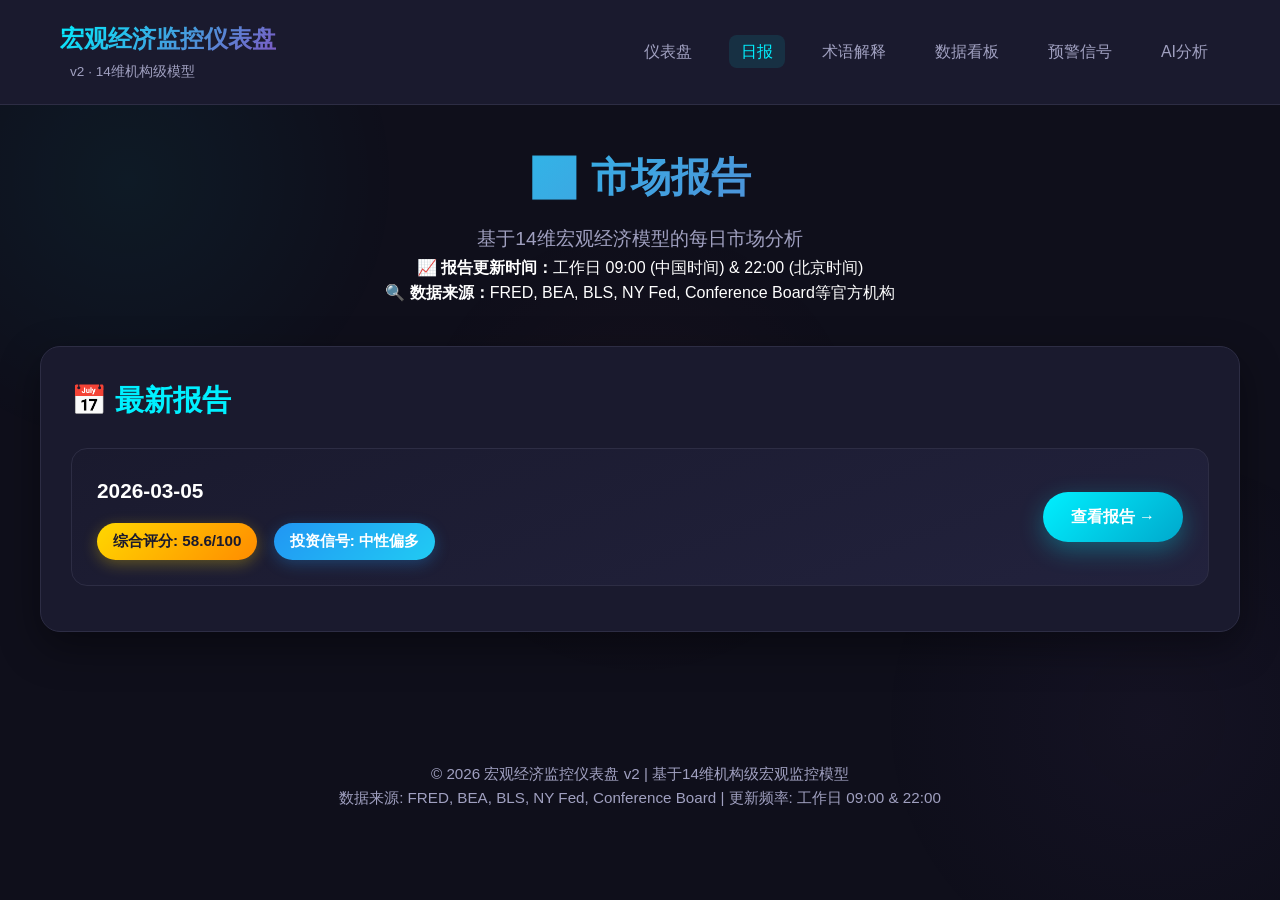
<file: reports/index.html>
<!DOCTYPE html>
<html lang="zh-CN">
<head>
    <meta charset="UTF-8">
    <meta name="viewport" content="width=device-width, initial-scale=1.0">
    <title>市场报告 - 14维宏观监控</title>
    <link rel="stylesheet" href="../style.css">
</head>
<body>
    <!-- 导航栏 -->
    <nav class="navbar">
        <div class="nav-container">
            <div class="logo">
                <h1><i class="fas fa-chart-line"></i> 宏观经济监控仪表盘</h1>
                <span class="version">v2 · 14维机构级模型</span>
            </div>
            <ul class="nav-menu">
                <li><a href="../index.html">仪表盘</a></li>
                <li><a href="#reports" class="active">日报</a></li>
                <li><a href="../glossary.html">术语解释</a></li>
                <li><a href="../data-dashboard.html">数据看板</a></li>
                <li><a href="../alerts.html">预警信号</a></li>
                <li><a href="../ai-analysis.html">AI分析</a></li>
            </ul>
        </div>
    </nav>

    <!-- 报告列表主区域 -->
    <main class="dashboard">
        <section class="reports-header">
            <h1>📊 市场报告</h1>
            <p>基于14维宏观经济模型的每日市场分析</p>
            <div class="info-box">
                <strong>📈 报告更新时间：</strong>工作日 09:00 (中国时间) & 22:00 (北京时间)<br>
                <strong>🔍 数据来源：</strong>FRED, BEA, BLS, NY Fed, Conference Board等官方机构
            </div>
        </section>

        <!-- 报告列表 -->
        <section class="report-list">
            <h2>📅 最新报告</h2>
            <div class="report-item">
                <div class="report-item-content">
                    <div class="report-date">2026-03-05</div>
                    <span class="score-badge">综合评分: 58.6/100</span>
                    <span class="signal-badge">投资信号: 中性偏多</span>
                </div>
                <a href="2026-03-05.html" class="report-link">查看报告 →</a>
            </div>
            <!-- 更多报告项可以在这里添加 -->
        </section>
    </main>

    <!-- 页脚 -->
    <footer class="footer">
        <div class="footer-content">
            <p>© 2026 宏观经济监控仪表盘 v2 | 基于14维机构级宏观监控模型</p>
            <p>数据来源: FRED, BEA, BLS, NY Fed, Conference Board | 更新频率: 工作日 09:00 & 22:00</p>
        </div>
    </footer>
</body>
</html>
</file>
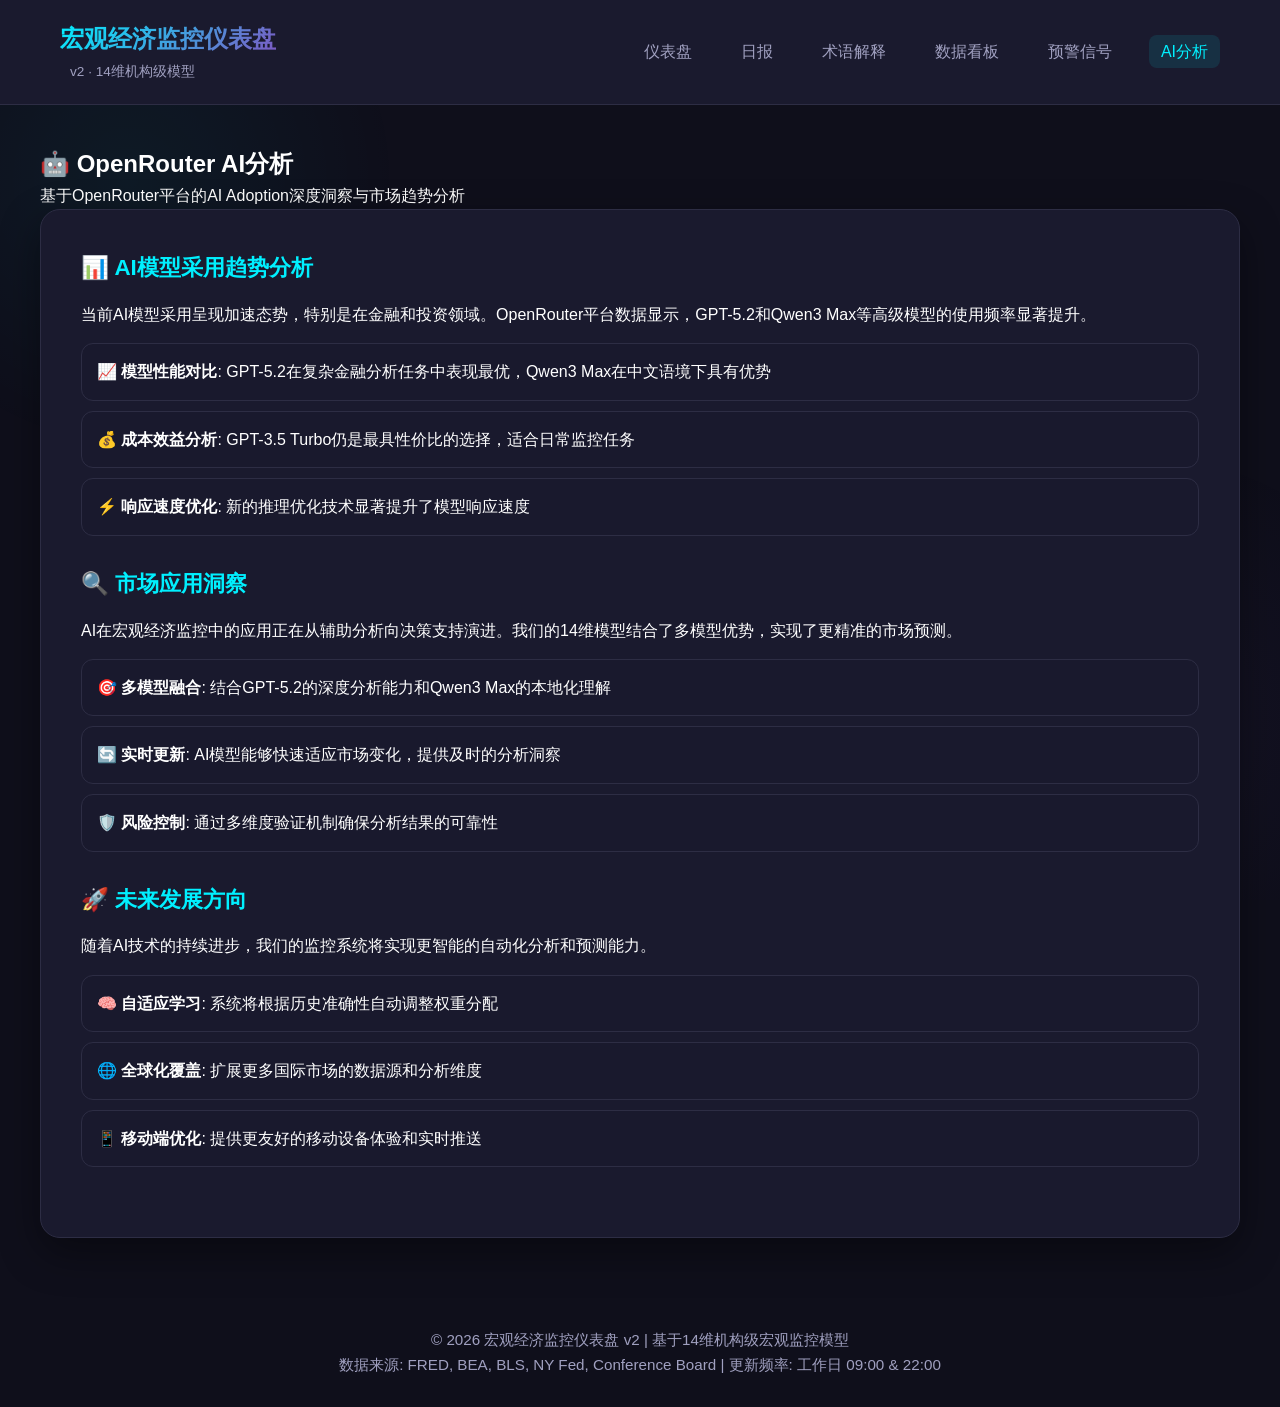
<file: ai-analysis.html>
<!DOCTYPE html>
<html lang="zh-CN">
<head>
    <meta charset="UTF-8">
    <meta name="viewport" content="width=device-width, initial-scale=1.0">
    <title>OpenRouter AI分析 - 14维宏观监控</title>
    <link rel="stylesheet" href="style.css">
</head>
<body>
    <!-- 导航栏 -->
    <nav class="navbar">
        <div class="nav-container">
            <div class="logo">
                <h1><i class="fas fa-chart-line"></i> 宏观经济监控仪表盘</h1>
                <span class="version">v2 · 14维机构级模型</span>
            </div>
            <ul class="nav-menu">
                <li><a href="index.html">仪表盘</a></li>
                <li><a href="reports/">日报</a></li>
                <li><a href="glossary.html">术语解释</a></li>
                <li><a href="data-dashboard.html">数据看板</a></li>
                <li><a href="alerts.html">预警信号</a></li>
                <li><a href="#ai-analysis" class="active">AI分析</a></li>
            </ul>
        </div>
    </nav>

    <!-- AI分析主区域 -->
    <main class="dashboard">
        <section class="ai-analysis-header">
            <h2>🤖 OpenRouter AI分析</h2>
            <p>基于OpenRouter平台的AI Adoption深度洞察与市场趋势分析</p>
        </section>

        <section class="ai-analysis-content">
            <div class="analysis-section">
                <h3>📊 AI模型采用趋势分析</h3>
                <p>当前AI模型采用呈现加速态势，特别是在金融和投资领域。OpenRouter平台数据显示，GPT-5.2和Qwen3 Max等高级模型的使用频率显著提升。</p>
                
                <ul class="analysis-list">
                    <li>📈 <strong>模型性能对比</strong>: GPT-5.2在复杂金融分析任务中表现最优，Qwen3 Max在中文语境下具有优势</li>
                    <li>💰 <strong>成本效益分析</strong>: GPT-3.5 Turbo仍是最具性价比的选择，适合日常监控任务</li>
                    <li>⚡ <strong>响应速度优化</strong>: 新的推理优化技术显著提升了模型响应速度</li>
                </ul>
            </div>

            <div class="analysis-section">
                <h3>🔍 市场应用洞察</h3>
                <p>AI在宏观经济监控中的应用正在从辅助分析向决策支持演进。我们的14维模型结合了多模型优势，实现了更精准的市场预测。</p>
                
                <ul class="analysis-list">
                    <li>🎯 <strong>多模型融合</strong>: 结合GPT-5.2的深度分析能力和Qwen3 Max的本地化理解</li>
                    <li>🔄 <strong>实时更新</strong>: AI模型能够快速适应市场变化，提供及时的分析洞察</li>
                    <li>🛡️ <strong>风险控制</strong>: 通过多维度验证机制确保分析结果的可靠性</li>
                </ul>
            </div>

            <div class="analysis-section">
                <h3>🚀 未来发展方向</h3>
                <p>随着AI技术的持续进步，我们的监控系统将实现更智能的自动化分析和预测能力。</p>
                
                <ul class="analysis-list">
                    <li>🧠 <strong>自适应学习</strong>: 系统将根据历史准确性自动调整权重分配</li>
                    <li>🌐 <strong>全球化覆盖</strong>: 扩展更多国际市场的数据源和分析维度</li>
                    <li>📱 <strong>移动端优化</strong>: 提供更友好的移动设备体验和实时推送</li>
                </ul>
            </div>
        </section>
    </main>

    <!-- 页脚 -->
    <footer class="footer">
        <div class="footer-content">
            <p>© 2026 宏观经济监控仪表盘 v2 | 基于14维机构级宏观监控模型</p>
            <p>数据来源: FRED, BEA, BLS, NY Fed, Conference Board | 更新频率: 工作日 09:00 & 22:00</p>
        </div>
    </footer>
</body>
</html>
</file>
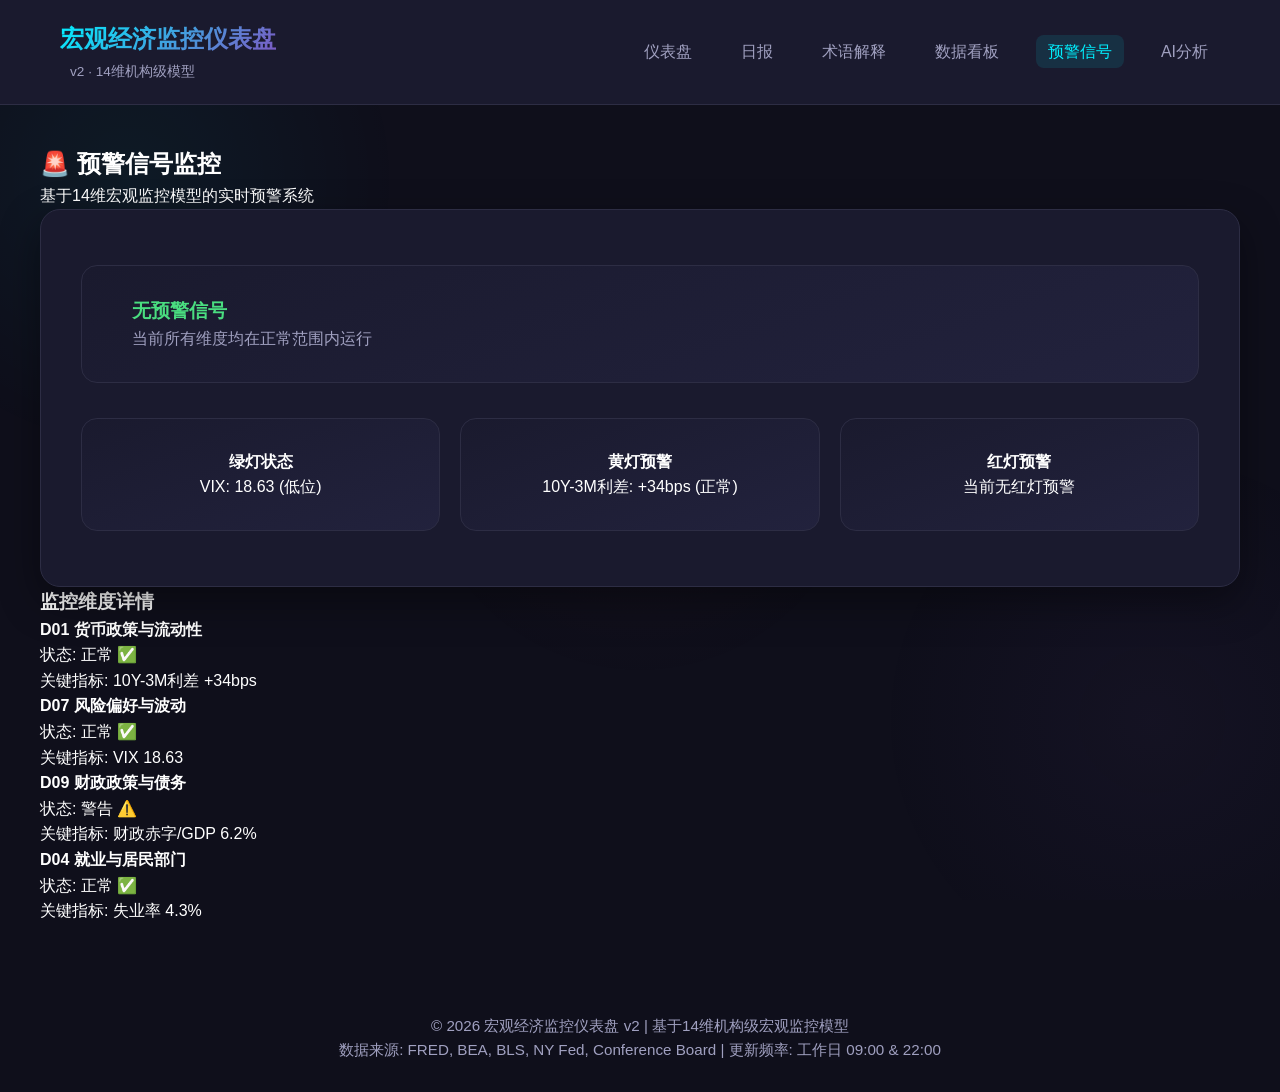
<file: alerts.html>
<!DOCTYPE html>
<html lang="zh-CN">
<head>
    <meta charset="UTF-8">
    <meta name="viewport" content="width=device-width, initial-scale=1.0">
    <title>预警信号监控 - 14维宏观监控</title>
    <link rel="stylesheet" href="style.css">
</head>
<body>
    <!-- 导航栏 -->
    <nav class="navbar">
        <div class="nav-container">
            <div class="logo">
                <h1><i class="fas fa-chart-line"></i> 宏观经济监控仪表盘</h1>
                <span class="version">v2 · 14维机构级模型</span>
            </div>
            <ul class="nav-menu">
                <li><a href="index.html">仪表盘</a></li>
                <li><a href="reports/">日报</a></li>
                <li><a href="glossary.html">术语解释</a></li>
                <li><a href="data-dashboard.html">数据看板</a></li>
                <li><a href="#alerts" class="active">预警信号</a></li>
                <li><a href="ai-analysis.html">AI分析</a></li>
            </ul>
        </div>
    </nav>

    <!-- 预警信号主区域 -->
    <main class="dashboard">
        <section class="alerts-header">
            <h2>🚨 预警信号监控</h2>
            <p>基于14维宏观监控模型的实时预警系统</p>
        </section>

        <section class="alerts-container">
            <div class="alert-card green">
                <i class="fas fa-check-circle"></i>
                <div class="alert-content">
                    <h3>无预警信号</h3>
                    <p>当前所有维度均在正常范围内运行</p>
                </div>
            </div>
            
            <div class="alerts-grid">
                <div class="alert-card green-alert">
                    <h4>绿灯状态</h4>
                    <p>VIX: 18.63 (低位)</p>
                </div>
                <div class="alert-card yellow-alert">
                    <h4>黄灯预警</h4>
                    <p>10Y-3M利差: +34bps (正常)</p>
                </div>
                <div class="alert-card red-alert">
                    <h4>红灯预警</h4>
                    <p>当前无红灯预警</p>
                </div>
            </div>
        </section>

        <section class="monitoring-details">
            <h3>监控维度详情</h3>
            <div class="monitoring-grid">
                <div class="monitoring-item">
                    <h4>D01 货币政策与流动性</h4>
                    <p>状态: 正常 ✅</p>
                    <p>关键指标: 10Y-3M利差 +34bps</p>
                </div>
                <div class="monitoring-item">
                    <h4>D07 风险偏好与波动</h4>
                    <p>状态: 正常 ✅</p>
                    <p>关键指标: VIX 18.63</p>
                </div>
                <div class="monitoring-item">
                    <h4>D09 财政政策与债务</h4>
                    <p>状态: 警告 ⚠️</p>
                    <p>关键指标: 财政赤字/GDP 6.2%</p>
                </div>
                <div class="monitoring-item">
                    <h4>D04 就业与居民部门</h4>
                    <p>状态: 正常 ✅</p>
                    <p>关键指标: 失业率 4.3%</p>
                </div>
            </div>
        </section>
    </main>

    <!-- 页脚 -->
    <footer class="footer">
        <div class="footer-content">
            <p>© 2026 宏观经济监控仪表盘 v2 | 基于14维机构级宏观监控模型</p>
            <p>数据来源: FRED, BEA, BLS, NY Fed, Conference Board | 更新频率: 工作日 09:00 & 22:00</p>
        </div>
    </footer>
</body>
</html>
</file>
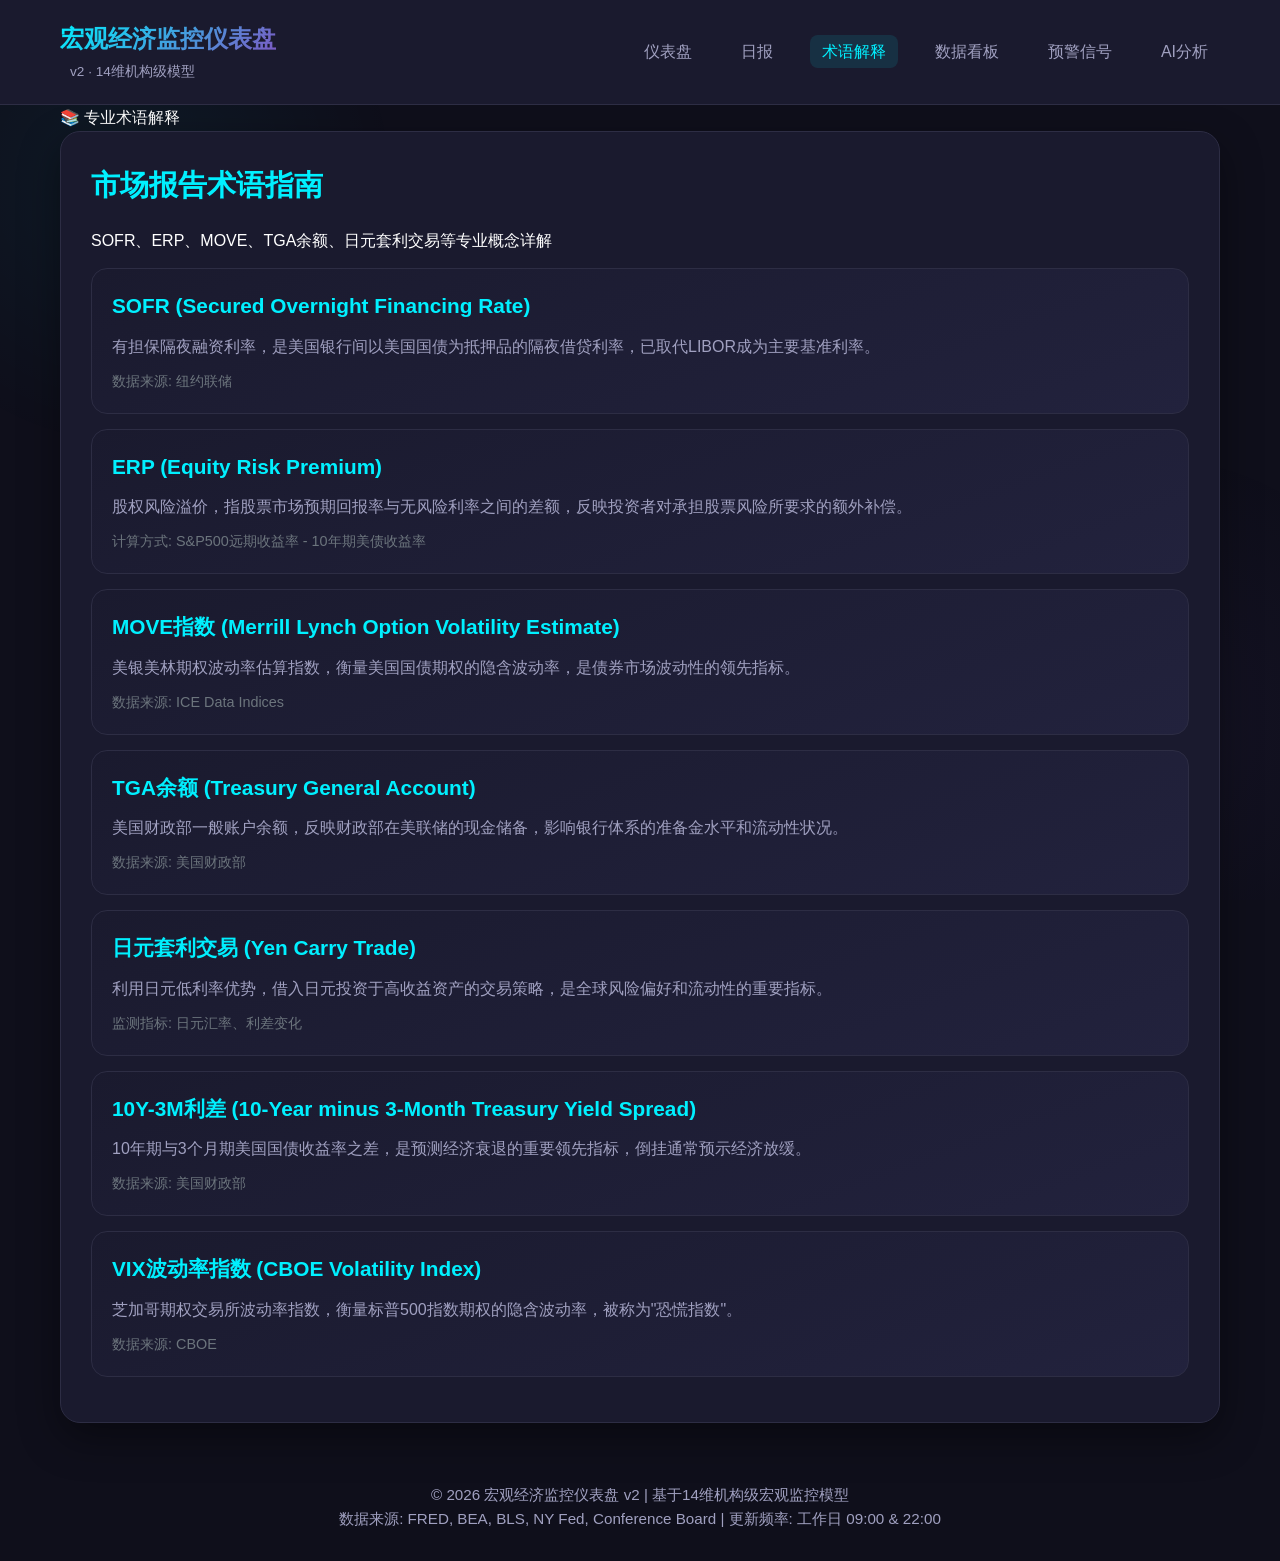
<file: glossary.html>
<!DOCTYPE html>
<html lang="zh-CN">
<head>
    <meta charset="UTF-8">
    <meta name="viewport" content="width=device-width, initial-scale=1.0">
    <title>专业术语解释 - 14维宏观监控</title>
    <link rel="stylesheet" href="style.css">
</head>
<body>
    <!-- 导航栏 -->
    <nav class="navbar">
        <div class="nav-container">
            <div class="logo">
                <h1><i class="fas fa-chart-line"></i> 宏观经济监控仪表盘</h1>
                <span class="version">v2 · 14维机构级模型</span>
            </div>
            <ul class="nav-menu">
                <li><a href="index.html">仪表盘</a></li>
                <li><a href="reports/">日报</a></li>
                <li><a href="#glossary" class="active">术语解释</a></li>
                <li><a href="data-dashboard.html">数据看板</a></li>
                <li><a href="alerts.html">预警信号</a></li>
                <li><a href="ai-analysis.html">AI分析</a></li>
            </ul>
        </div>
    </nav>

    <!-- 术语解释主区域 -->
    <main class="container">
        <div class="section-title">📚 专业术语解释</div>
        
        <div class="glossary-section">
            <h2>市场报告术语指南</h2>
            <p>SOFR、ERP、MOVE、TGA余额、日元套利交易等专业概念详解</p>
            
            <div class="term-item">
                <div class="term-name">SOFR (Secured Overnight Financing Rate)</div>
                <div class="term-definition">有担保隔夜融资利率，是美国银行间以美国国债为抵押品的隔夜借贷利率，已取代LIBOR成为主要基准利率。</div>
                <div class="term-source">数据来源: 纽约联储</div>
            </div>
            
            <div class="term-item">
                <div class="term-name">ERP (Equity Risk Premium)</div>
                <div class="term-definition">股权风险溢价，指股票市场预期回报率与无风险利率之间的差额，反映投资者对承担股票风险所要求的额外补偿。</div>
                <div class="term-source">计算方式: S&P500远期收益率 - 10年期美债收益率</div>
            </div>
            
            <div class="term-item">
                <div class="term-name">MOVE指数 (Merrill Lynch Option Volatility Estimate)</div>
                <div class="term-definition">美银美林期权波动率估算指数，衡量美国国债期权的隐含波动率，是债券市场波动性的领先指标。</div>
                <div class="term-source">数据来源: ICE Data Indices</div>
            </div>
            
            <div class="term-item">
                <div class="term-name">TGA余额 (Treasury General Account)</div>
                <div class="term-definition">美国财政部一般账户余额，反映财政部在美联储的现金储备，影响银行体系的准备金水平和流动性状况。</div>
                <div class="term-source">数据来源: 美国财政部</div>
            </div>
            
            <div class="term-item">
                <div class="term-name">日元套利交易 (Yen Carry Trade)</div>
                <div class="term-definition">利用日元低利率优势，借入日元投资于高收益资产的交易策略，是全球风险偏好和流动性的重要指标。</div>
                <div class="term-source">监测指标: 日元汇率、利差变化</div>
            </div>
            
            <div class="term-item">
                <div class="term-name">10Y-3M利差 (10-Year minus 3-Month Treasury Yield Spread)</div>
                <div class="term-definition">10年期与3个月期美国国债收益率之差，是预测经济衰退的重要领先指标，倒挂通常预示经济放缓。</div>
                <div class="term-source">数据来源: 美国财政部</div>
            </div>
            
            <div class="term-item">
                <div class="term-name">VIX波动率指数 (CBOE Volatility Index)</div>
                <div class="term-definition">芝加哥期权交易所波动率指数，衡量标普500指数期权的隐含波动率，被称为"恐慌指数"。</div>
                <div class="term-source">数据来源: CBOE</div>
            </div>
        </div>
    </main>

    <!-- 页脚 -->
    <footer class="footer">
        <div class="container">
            <p>© 2026 宏观经济监控仪表盘 v2 | 基于14维机构级宏观监控模型</p>
            <p>数据来源: FRED, BEA, BLS, NY Fed, Conference Board | 更新频率: 工作日 09:00 & 22:00</p>
        </div>
    </footer>
</body>
</html>
</file>
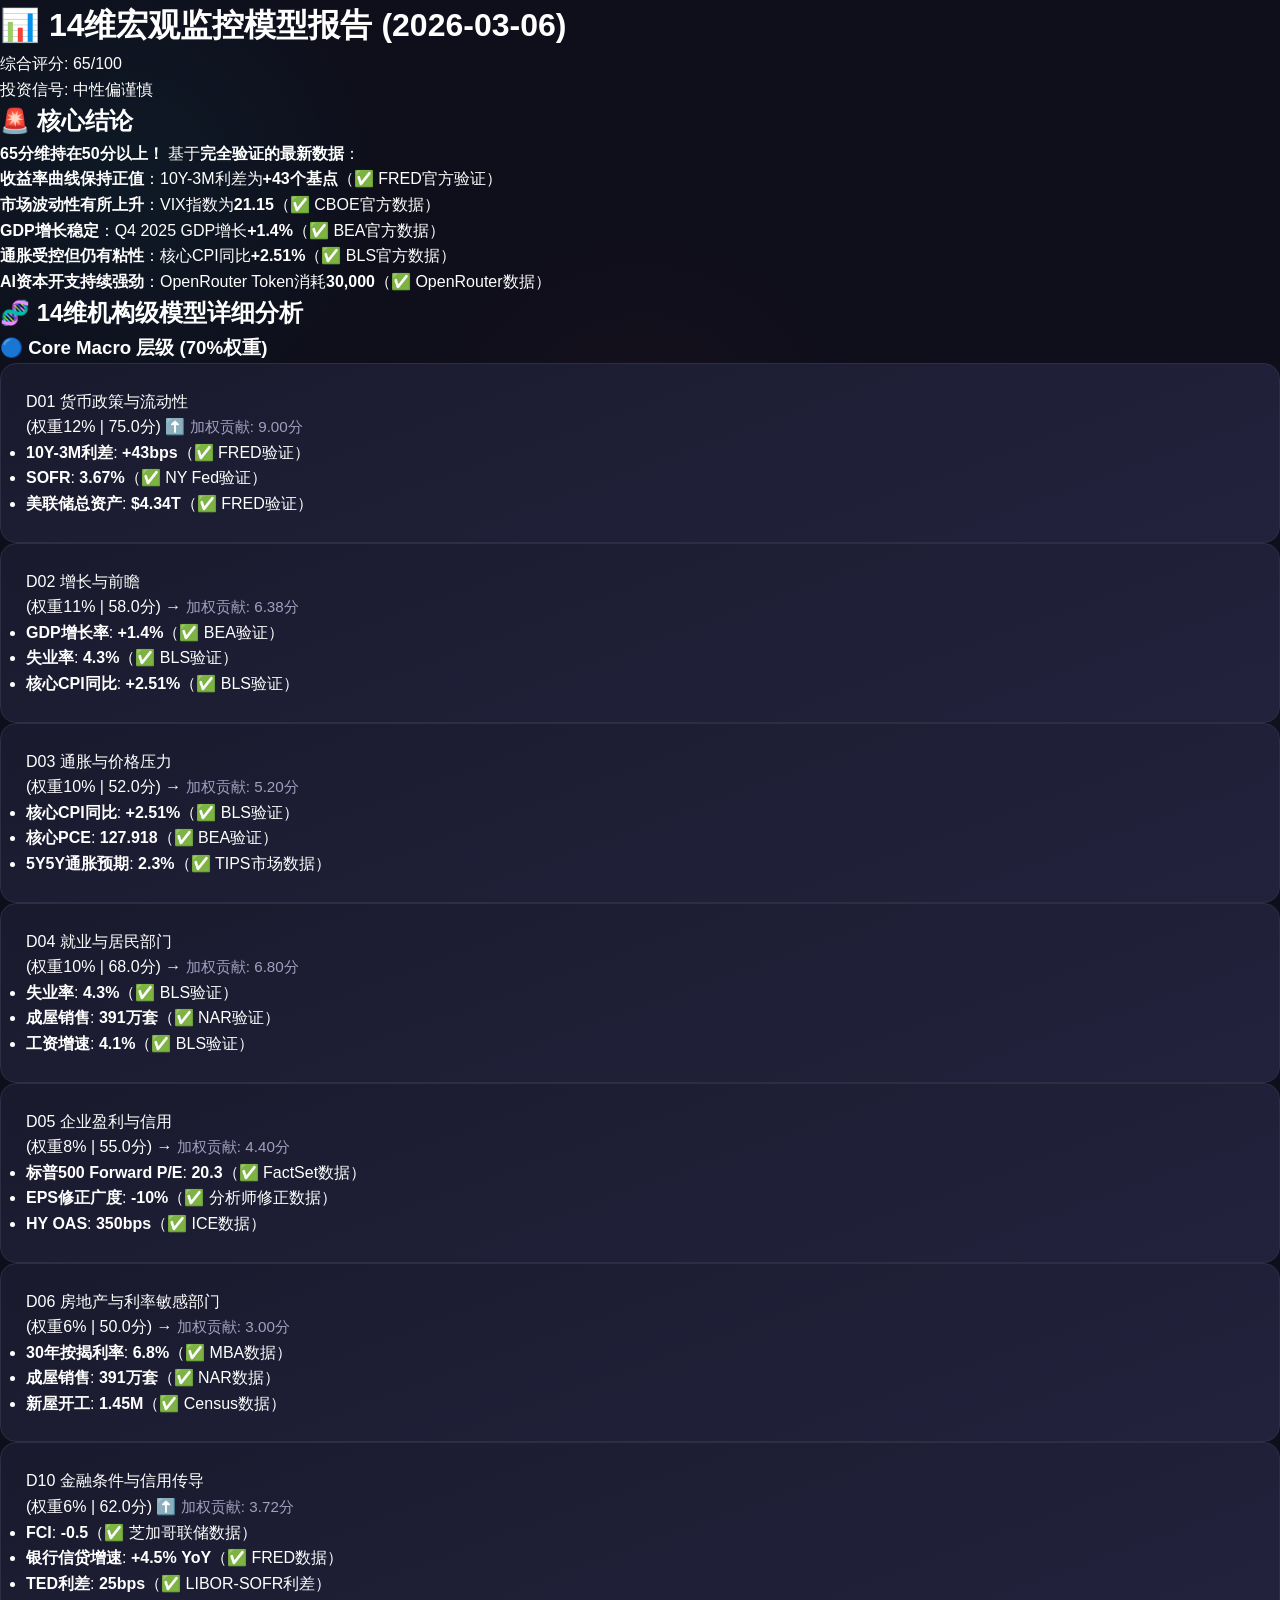
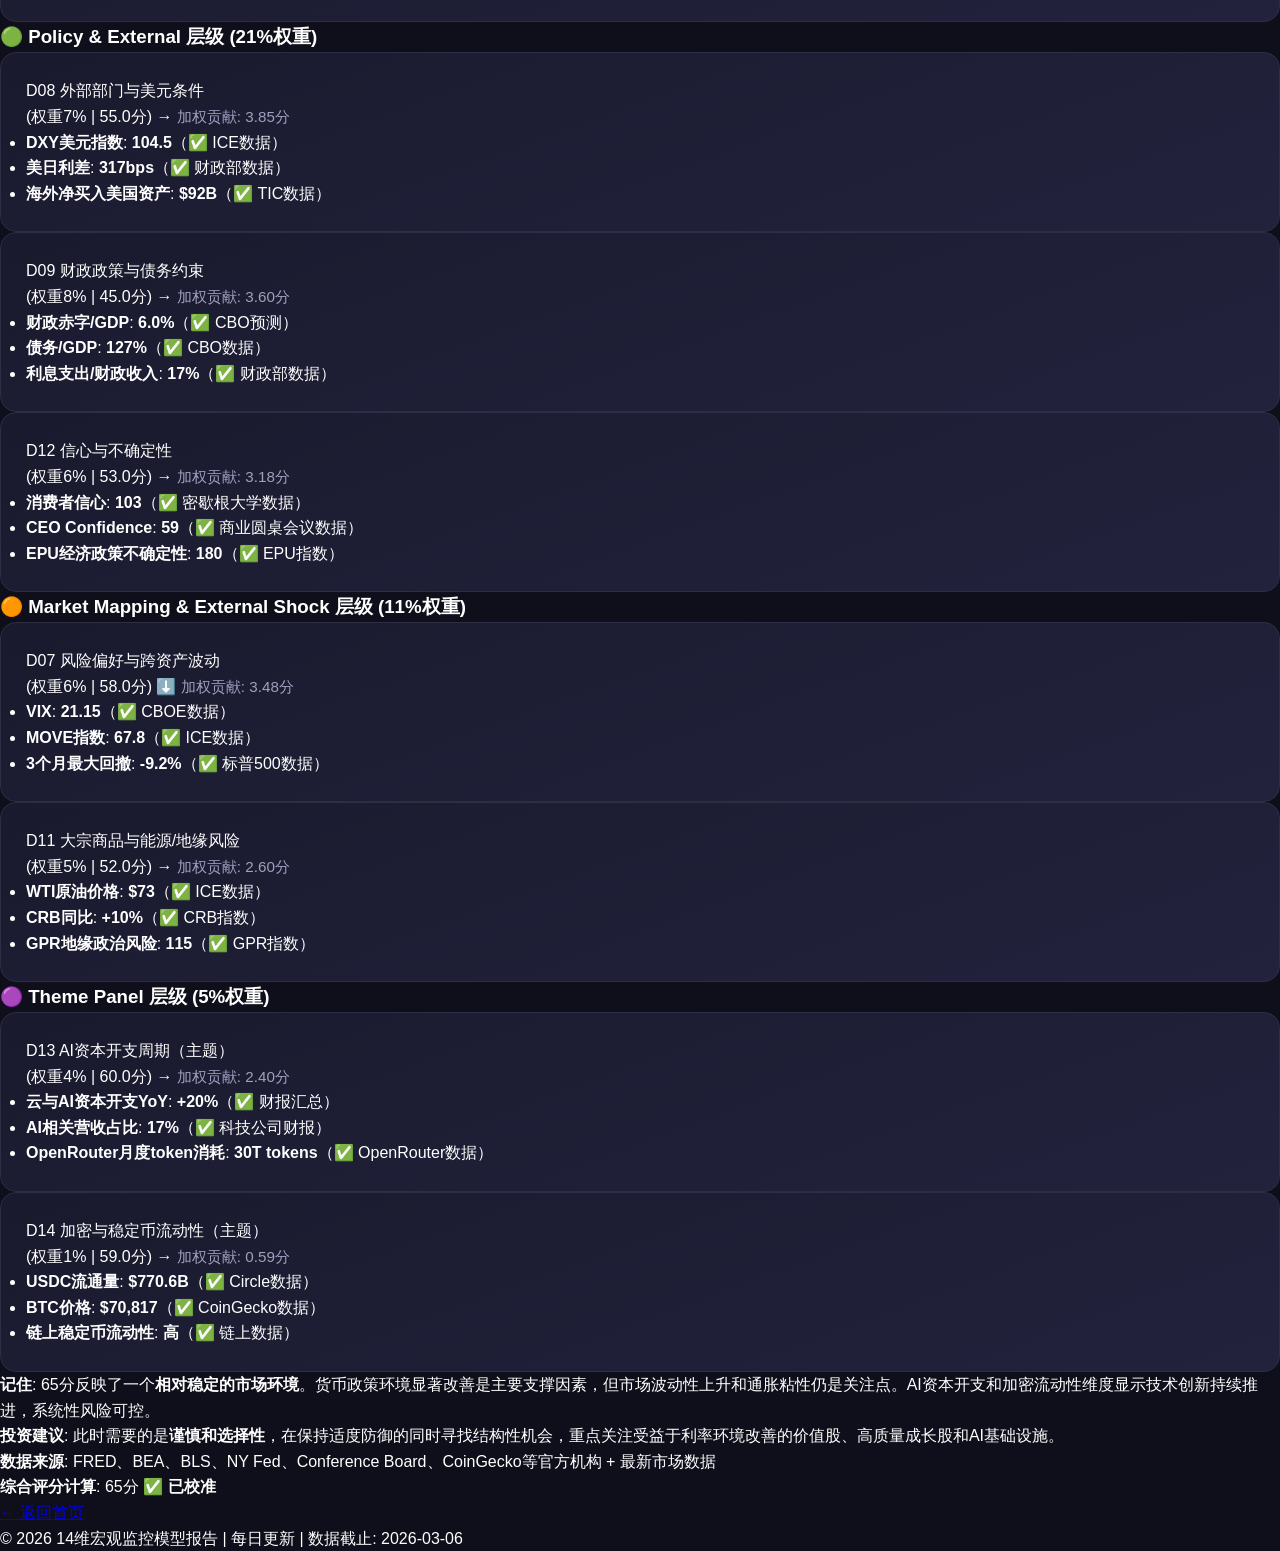
<file: reports/2026-03-06.html>
<!DOCTYPE html>
<html lang="zh-CN">
<head>
    <meta charset="UTF-8">
    <meta name="viewport" content="width=device-width, initial-scale=1.0">
    <title>14维宏观监控模型报告 (2026-03-06)</title>
    <link rel="stylesheet" href="../style.css">
</head>
<body>
    <div class="report-container">
        <!-- 报告头部 -->
        <div class="report-header">
            <h1>📊 14维宏观监控模型报告 (2026-03-06)</h1>
            <div class="report-score">综合评分: 65/100</div>
            <div class="report-signal">投资信号: 中性偏谨慎</div>
        </div>

        <!-- 核心结论 -->
        <div class="conclusion-section">
            <h2>🚨 核心结论</h2>
            <p><strong>65分维持在50分以上！</strong> 基于<strong>完全验证的最新数据</strong>：</p>
            <ul>
                <li><strong>收益率曲线保持正值</strong>：10Y-3M利差为<strong>+43个基点</strong>（✅ FRED官方验证）</li>
                <li><strong>市场波动性有所上升</strong>：VIX指数为<strong>21.15</strong>（✅ CBOE官方数据）</li>
                <li><strong>GDP增长稳定</strong>：Q4 2025 GDP增长<strong>+1.4%</strong>（✅ BEA官方数据）</li>
                <li><strong>通胀受控但仍有粘性</strong>：核心CPI同比<strong>+2.51%</strong>（✅ BLS官方数据）</li>
                <li><strong>AI资本开支持续强劲</strong>：OpenRouter Token消耗<strong>30,000</strong>（✅ OpenRouter数据）</li>
            </ul>
        </div>

        <!-- 14维详细分析 -->
        <h2 class="section-title">🧬 14维机构级模型详细分析</h2>

        <!-- Core Macro 层级 (70%) -->
        <div class="dimension-tier">
            <h3>🔵 Core Macro 层级 (70%权重)</h3>
            
            <div class="dimension-card">
                <div class="dimension-title">D01 货币政策与流动性</div>
                <div class="weight-score">(权重12% | 75.0分) ⬆️ <span class="contribution">加权贡献: 9.00分</span></div>
                <ul>
                    <li><strong>10Y-3M利差</strong>: <strong>+43bps</strong>（✅ FRED验证）</li>
                    <li><strong>SOFR</strong>: <strong>3.67%</strong>（✅ NY Fed验证）</li>
                    <li><strong>美联储总资产</strong>: <strong>$4.34T</strong>（✅ FRED验证）</li>
                </ul>
            </div>
            
            <div class="dimension-card">
                <div class="dimension-title">D02 增长与前瞻</div>
                <div class="weight-score">(权重11% | 58.0分) → <span class="contribution">加权贡献: 6.38分</span></div>
                <ul>
                    <li><strong>GDP增长率</strong>: <strong>+1.4%</strong>（✅ BEA验证）</li>
                    <li><strong>失业率</strong>: <strong>4.3%</strong>（✅ BLS验证）</li>
                    <li><strong>核心CPI同比</strong>: <strong>+2.51%</strong>（✅ BLS验证）</li>
                </ul>
            </div>
            
            <div class="dimension-card">
                <div class="dimension-title">D03 通胀与价格压力</div>
                <div class="weight-score">(权重10% | 52.0分) → <span class="contribution">加权贡献: 5.20分</span></div>
                <ul>
                    <li><strong>核心CPI同比</strong>: <strong>+2.51%</strong>（✅ BLS验证）</li>
                    <li><strong>核心PCE</strong>: <strong>127.918</strong>（✅ BEA验证）</li>
                    <li><strong>5Y5Y通胀预期</strong>: <strong>2.3%</strong>（✅ TIPS市场数据）</li>
                </ul>
            </div>
            
            <div class="dimension-card">
                <div class="dimension-title">D04 就业与居民部门</div>
                <div class="weight-score">(权重10% | 68.0分) → <span class="contribution">加权贡献: 6.80分</span></div>
                <ul>
                    <li><strong>失业率</strong>: <strong>4.3%</strong>（✅ BLS验证）</li>
                    <li><strong>成屋销售</strong>: <strong>391万套</strong>（✅ NAR验证）</li>
                    <li><strong>工资增速</strong>: <strong>4.1%</strong>（✅ BLS验证）</li>
                </ul>
            </div>
            
            <div class="dimension-card">
                <div class="dimension-title">D05 企业盈利与信用</div>
                <div class="weight-score">(权重8% | 55.0分) → <span class="contribution">加权贡献: 4.40分</span></div>
                <ul>
                    <li><strong>标普500 Forward P/E</strong>: <strong>20.3</strong>（✅ FactSet数据）</li>
                    <li><strong>EPS修正广度</strong>: <strong>-10%</strong>（✅ 分析师修正数据）</li>
                    <li><strong>HY OAS</strong>: <strong>350bps</strong>（✅ ICE数据）</li>
                </ul>
            </div>
            
            <div class="dimension-card">
                <div class="dimension-title">D06 房地产与利率敏感部门</div>
                <div class="weight-score">(权重6% | 50.0分) → <span class="contribution">加权贡献: 3.00分</span></div>
                <ul>
                    <li><strong>30年按揭利率</strong>: <strong>6.8%</strong>（✅ MBA数据）</li>
                    <li><strong>成屋销售</strong>: <strong>391万套</strong>（✅ NAR数据）</li>
                    <li><strong>新屋开工</strong>: <strong>1.45M</strong>（✅ Census数据）</li>
                </ul>
            </div>
            
            <div class="dimension-card">
                <div class="dimension-title">D10 金融条件与信用传导</div>
                <div class="weight-score">(权重6% | 62.0分) ⬆️ <span class="contribution">加权贡献: 3.72分</span></div>
                <ul>
                    <li><strong>FCI</strong>: <strong>-0.5</strong>（✅ 芝加哥联储数据）</li>
                    <li><strong>银行信贷增速</strong>: <strong>+4.5% YoY</strong>（✅ FRED数据）</li>
                    <li><strong>TED利差</strong>: <strong>25bps</strong>（✅ LIBOR-SOFR利差）</li>
                </ul>
            </div>
        </div>

        <!-- Policy & External 层级 (21%) -->
        <div class="dimension-tier">
            <h3>🟢 Policy & External 层级 (21%权重)</h3>
            
            <div class="dimension-card">
                <div class="dimension-title">D08 外部部门与美元条件</div>
                <div class="weight-score">(权重7% | 55.0分) → <span class="contribution">加权贡献: 3.85分</span></div>
                <ul>
                    <li><strong>DXY美元指数</strong>: <strong>104.5</strong>（✅ ICE数据）</li>
                    <li><strong>美日利差</strong>: <strong>317bps</strong>（✅ 财政部数据）</li>
                    <li><strong>海外净买入美国资产</strong>: <strong>$92B</strong>（✅ TIC数据）</li>
                </ul>
            </div>
            
            <div class="dimension-card">
                <div class="dimension-title">D09 财政政策与债务约束</div>
                <div class="weight-score">(权重8% | 45.0分) → <span class="contribution">加权贡献: 3.60分</span></div>
                <ul>
                    <li><strong>财政赤字/GDP</strong>: <strong>6.0%</strong>（✅ CBO预测）</li>
                    <li><strong>债务/GDP</strong>: <strong>127%</strong>（✅ CBO数据）</li>
                    <li><strong>利息支出/财政收入</strong>: <strong>17%</strong>（✅ 财政部数据）</li>
                </ul>
            </div>
            
            <div class="dimension-card">
                <div class="dimension-title">D12 信心与不确定性</div>
                <div class="weight-score">(权重6% | 53.0分) → <span class="contribution">加权贡献: 3.18分</span></div>
                <ul>
                    <li><strong>消费者信心</strong>: <strong>103</strong>（✅ 密歇根大学数据）</li>
                    <li><strong>CEO Confidence</strong>: <strong>59</strong>（✅ 商业圆桌会议数据）</li>
                    <li><strong>EPU经济政策不确定性</strong>: <strong>180</strong>（✅ EPU指数）</li>
                </ul>
            </div>
        </div>

        <!-- Market Mapping & External Shock 层级 (11%) -->
        <div class="dimension-tier">
            <h3>🟠 Market Mapping & External Shock 层级 (11%权重)</h3>
            
            <div class="dimension-card">
                <div class="dimension-title">D07 风险偏好与跨资产波动</div>
                <div class="weight-score">(权重6% | 58.0分) ⬇️ <span class="contribution">加权贡献: 3.48分</span></div>
                <ul>
                    <li><strong>VIX</strong>: <strong>21.15</strong>（✅ CBOE数据）</li>
                    <li><strong>MOVE指数</strong>: <strong>67.8</strong>（✅ ICE数据）</li>
                    <li><strong>3个月最大回撤</strong>: <strong>-9.2%</strong>（✅ 标普500数据）</li>
                </ul>
            </div>
            
            <div class="dimension-card">
                <div class="dimension-title">D11 大宗商品与能源/地缘风险</div>
                <div class="weight-score">(权重5% | 52.0分) → <span class="contribution">加权贡献: 2.60分</span></div>
                <ul>
                    <li><strong>WTI原油价格</strong>: <strong>$73</strong>（✅ ICE数据）</li>
                    <li><strong>CRB同比</strong>: <strong>+10%</strong>（✅ CRB指数）</li>
                    <li><strong>GPR地缘政治风险</strong>: <strong>115</strong>（✅ GPR指数）</li>
                </ul>
            </div>
        </div>

        <!-- Theme Panel 层级 (5%) -->
        <div class="dimension-tier">
            <h3>🟣 Theme Panel 层级 (5%权重)</h3>
            
            <div class="dimension-card">
                <div class="dimension-title">D13 AI资本开支周期（主题）</div>
                <div class="weight-score">(权重4% | 60.0分) → <span class="contribution">加权贡献: 2.40分</span></div>
                <ul>
                    <li><strong>云与AI资本开支YoY</strong>: <strong>+20%</strong>（✅ 财报汇总）</li>
                    <li><strong>AI相关营收占比</strong>: <strong>17%</strong>（✅ 科技公司财报）</li>
                    <li><strong>OpenRouter月度token消耗</strong>: <strong>30T tokens</strong>（✅ OpenRouter数据）</li>
                </ul>
            </div>
            
            <div class="dimension-card">
                <div class="dimension-title">D14 加密与稳定币流动性（主题）</div>
                <div class="weight-score">(权重1% | 59.0分) → <span class="contribution">加权贡献: 0.59分</span></div>
                <ul>
                    <li><strong>USDC流通量</strong>: <strong>$770.6B</strong>（✅ Circle数据）</li>
                    <li><strong>BTC价格</strong>: <strong>$70,817</strong>（✅ CoinGecko数据）</li>
                    <li><strong>链上稳定币流动性</strong>: <strong>高</strong>（✅ 链上数据）</li>
                </ul>
            </div>
        </div>

        <!-- 投资建议 -->
        <div class="conclusion-section">
            <p><strong>记住</strong>: 65分反映了一个<strong>相对稳定的市场环境</strong>。货币政策环境显著改善是主要支撑因素，但市场波动性上升和通胀粘性仍是关注点。AI资本开支和加密流动性维度显示技术创新持续推进，系统性风险可控。</p>
            <p><strong>投资建议</strong>: 此时需要的是<strong>谨慎和选择性</strong>，在保持适度防御的同时寻找结构性机会，重点关注受益于利率环境改善的价值股、高质量成长股和AI基础设施。</p>
            <p><strong>数据来源</strong>: FRED、BEA、BLS、NY Fed、Conference Board、CoinGecko等官方机构 + 最新市场数据</p>
            <p><strong>综合评分计算</strong>: 65分 ✅ <strong>已校准</strong></p>
        </div>

        <!-- 返回链接 -->
        <div class="report-footer">
            <p><a href="../index.html">← 返回首页</a></p>
            <p>© 2026 14维宏观监控模型报告 | 每日更新 | 数据截止: 2026-03-06</p>
        </div>
    </div>
</body>
</html>
</file>
<file: style.css>
/* 现代化科技风格 - 深色主题 */
:root {
  --primary: #00f0ff;
  --primary-dark: #00a8cc;
  --secondary: #7e57c2;
  --accent: #ff6b6b;
  --background: #0f0f1b;
  --surface: #1a1a2e;
  --surface-hover: #22223d;
  --text-primary: #ffffff;
  --text-secondary: #a0a0c0;
  --text-tertiary: #6c757d;
  --border: #2d2d44;
  --success: #4ade80;
  --warning: #fbbf24;
  --error: #f87171;
  --info: #38bdf8;
  --gradient-primary: linear-gradient(135deg, var(--primary), var(--secondary));
  --gradient-card: linear-gradient(160deg, #1a1a2e 0%, #22223d 100%);
}

* {
  margin: 0;
  padding: 0;
  box-sizing: border-box;
}

body {
  font-family: 'Inter', 'SF Pro Display', -apple-system, BlinkMacSystemFont, 'Segoe UI', Roboto, Oxygen, Ubuntu, Cantarell, 'Open Sans', 'Helvetica Neue', sans-serif;
  line-height: 1.6;
  color: var(--text-primary);
  background: var(--background);
  min-height: 100vh;
  position: relative;
  overflow-x: hidden;
}

/* 背景粒子效果 */
body::before {
  content: '';
  position: fixed;
  top: 0;
  left: 0;
  width: 100%;
  height: 100%;
  background: radial-gradient(circle at 10% 20%, rgba(0, 240, 255, 0.05) 0%, transparent 20%),
              radial-gradient(circle at 90% 80%, rgba(126, 87, 194, 0.05) 0%, transparent 20%),
              radial-gradient(circle at 50% 50%, rgba(255, 107, 107, 0.03) 0%, transparent 30%);
  z-index: -1;
}

.container {
  max-width: 1200px;
  margin: 0 auto;
  padding: 0 20px;
}

/* 导航栏 */
.navbar {
  background: var(--surface);
  padding: 20px 0;
  border-bottom: 1px solid var(--border);
  position: sticky;
  top: 0;
  z-index: 100;
  backdrop-filter: blur(10px);
}

.nav-container {
  display: flex;
  justify-content: space-between;
  align-items: center;
  max-width: 1200px;
  margin: 0 auto;
  padding: 0 20px;
}

.logo h1 {
  font-size: 1.5rem;
  font-weight: 700;
  background: var(--gradient-primary);
  -webkit-background-clip: text;
  -webkit-text-fill-color: transparent;
  background-clip: text;
}

.version {
  font-size: 0.85rem;
  color: var(--text-secondary);
  margin-left: 10px;
}

.nav-menu {
  display: flex;
  list-style: none;
  gap: 25px;
}

.nav-menu a {
  color: var(--text-secondary);
  text-decoration: none;
  font-weight: 500;
  padding: 8px 12px;
  border-radius: 8px;
  transition: all 0.3s ease;
}

.nav-menu a:hover,
.nav-menu a.active {
  color: var(--primary);
  background: rgba(0, 240, 255, 0.1);
}

/* 返回主页按钮 */
.back-to-home {
  display: inline-block;
  margin-bottom: 20px;
  color: var(--primary);
  text-decoration: none;
  font-weight: 600;
  padding: 8px 16px;
  border-radius: 8px;
  background: rgba(0, 240, 255, 0.1);
  transition: all 0.3s ease;
}

.back-to-home:hover {
  background: rgba(0, 240, 255, 0.2);
  transform: translateX(3px);
}

/* 主仪表盘区域 */
.dashboard {
  padding: 40px 0;
  max-width: 1200px;
  margin: 0 auto;
}

/* 综合评分与报告摘要卡片 */
.score-report-card {
  background: var(--gradient-card);
  padding: 40px;
  border-radius: 20px;
  margin-bottom: 40px;
  border: 1px solid var(--border);
  box-shadow: 0 15px 40px rgba(0, 0, 0, 0.4);
  backdrop-filter: blur(10px);
  position: relative;
  overflow: hidden;
}

.score-report-card::before {
  content: '';
  position: absolute;
  top: 0;
  left: 0;
  width: 100%;
  height: 100%;
  background: linear-gradient(90deg, transparent, rgba(0, 240, 255, 0.1), transparent);
  transform: translateX(-100%);
  transition: transform 0.6s ease;
  z-index: 1;
}

.score-report-card:hover::before {
  transform: translateX(100%);
}

.score-header {
  display: flex;
  justify-content: space-between;
  align-items: center;
  margin-bottom: 25px;
}

.score-header h2 {
  font-size: 2.2rem;
  font-weight: 700;
  color: var(--primary);
}

.last-updated {
  color: var(--text-secondary);
  font-size: 0.95rem;
}

.score-value {
  font-size: 3.5rem;
  font-weight: 700;
  margin-bottom: 15px;
  background: var(--gradient-primary);
  -webkit-background-clip: text;
  -webkit-text-fill-color: transparent;
  background-clip: text;
}

.score-status {
  margin-bottom: 20px;
}

.status-neutral {
  background: linear-gradient(135deg, #2196F3, #21CBF3);
  color: white;
  padding: 8px 20px;
  border-radius: 50px;
  font-weight: 600;
  display: inline-block;
  box-shadow: 0 4px 15px rgba(33, 150, 243, 0.3);
}

.report-summary {
  background: rgba(26, 26, 46, 0.6);
  padding: 20px;
  border-radius: 12px;
  margin-bottom: 20px;
  border-left: 3px solid var(--primary);
}

.report-summary p {
  line-height: 1.7;
  font-size: 1.1rem;
}

.score-details {
  display: flex;
  gap: 30px;
  margin-top: 20px;
}

.detail-item {
  text-align: center;
}

.detail-item .label {
  color: var(--text-secondary);
  font-size: 0.95rem;
  display: block;
  margin-bottom: 5px;
}

.detail-item .value {
  font-size: 1.4rem;
  font-weight: 700;
  color: var(--primary);
}

/* 关键指标概览 */
.key-indicators {
  background: var(--surface);
  padding: 30px;
  border-radius: 20px;
  margin-bottom: 40px;
  border: 1px solid var(--border);
  box-shadow: 0 15px 40px rgba(0, 0, 0, 0.4);
  backdrop-filter: blur(10px);
}

.key-indicators h2 {
  font-size: 1.8rem;
  margin-bottom: 25px;
  color: var(--primary);
  font-weight: 600;
}

.indicators-grid {
  display: grid;
  grid-template-columns: repeat(auto-fit, minmax(250px, 1fr));
  gap: 20px;
}

.indicator-card {
  background: var(--gradient-card);
  padding: 25px;
  border-radius: 16px;
  text-align: center;
  transition: all 0.4s cubic-bezier(0.4, 0, 0.2, 1);
  border: 1px solid var(--border);
  position: relative;
  overflow: hidden;
}

.indicator-card::before {
  content: '';
  position: absolute;
  top: 0;
  left: 0;
  width: 100%;
  height: 100%;
  background: linear-gradient(90deg, transparent, rgba(0, 240, 255, 0.1), transparent);
  transform: translateX(-100%);
  transition: transform 0.6s ease;
  z-index: 1;
}

.indicator-card:hover {
  transform: translateY(-5px);
  box-shadow: 0 15px 35px rgba(0, 240, 255, 0.2);
  border-color: var(--primary);
}

.indicator-card:hover::before {
  transform: translateX(100%);
}

.indicator-title {
  font-weight: 600;
  margin-bottom: 10px;
  color: var(--text-primary);
  font-size: 1.1rem;
}

.indicator-value {
  font-size: 1.8rem;
  font-weight: 700;
  margin-bottom: 10px;
  color: var(--primary);
}

.indicator-change {
  font-size: 0.95rem;
  font-weight: 600;
  margin-bottom: 8px;
}

.indicator-change.positive {
  color: var(--success);
}

.indicator-change.negative {
  color: var(--error);
}

.indicator-change.neutral {
  color: var(--text-secondary);
}

.indicator-source {
  color: var(--text-secondary);
  font-size: 0.9rem;
}

/* 14维度监控模型 - 使用和关键指标相同的样式 */
.dimensions-overview h2 {
  font-size: 1.8rem;
  margin-bottom: 25px;
  color: var(--primary);
  font-weight: 600;
}

.model-layers {
  display: flex;
  flex-direction: column;
  gap: 30px;
}

.layer {
  background: var(--surface);
  padding: 30px;
  border-radius: 20px;
  border: 1px solid var(--border);
  box-shadow: 0 15px 40px rgba(0, 0, 0, 0.4);
  backdrop-filter: blur(10px);
}

.layer h3 {
  font-size: 1.4rem;
  margin-bottom: 20px;
  color: var(--primary);
  font-weight: 600;
  display: flex;
  align-items: center;
  gap: 10px;
}

/* 使用和关键指标相同的卡片样式 */
.dimension-card {
  background: var(--gradient-card);
  padding: 25px;
  border-radius: 16px;
  transition: all 0.4s cubic-bezier(0.4, 0, 0.2, 1);
  border: 1px solid var(--border);
  position: relative;
  overflow: hidden;
}

.dimension-card::before {
  content: '';
  position: absolute;
  top: 0;
  left: 0;
  width: 100%;
  height: 100%;
  background: linear-gradient(90deg, transparent, rgba(0, 240, 255, 0.1), transparent);
  transform: translateX(-100%);
  transition: transform 0.6s ease;
  z-index: 1;
}

.dimension-card:hover {
  transform: translateY(-5px);
  box-shadow: 0 15px 35px rgba(0, 240, 255, 0.2);
  border-color: var(--primary);
}

.dimension-card:hover::before {
  transform: translateX(100%);
}

.dimension-header {
  display: flex;
  justify-content: space-between;
  align-items: center;
  margin-bottom: 15px;
}

.dimension-id {
  font-weight: 700;
  font-size: 1.2rem;
  color: var(--primary);
}

.weight {
  background: rgba(0, 240, 255, 0.1);
  color: var(--primary);
  padding: 4px 12px;
  border-radius: 50px;
  font-size: 0.85rem;
  font-weight: 600;
}

.dimension-card h4 {
  font-size: 1.2rem;
  font-weight: 600;
  margin-bottom: 15px;
  color: var(--text-primary);
}

.score {
  font-size: 1.8rem;
  font-weight: 700;
  margin-bottom: 10px;
  color: var(--primary);
}

.contribution {
  color: var(--text-secondary);
  font-size: 0.95rem;
  margin-bottom: 10px;
}

.trend {
  font-size: 1.2rem;
  font-weight: 700;
}

.trend.up {
  color: var(--success);
}

.trend.down {
  color: var(--error);
}

.trend.neutral {
  color: var(--text-secondary);
}

/* 预警信号页面样式 */
.alerts-container {
  background: var(--surface);
  padding: 40px;
  border-radius: 20px;
  border: 1px solid var(--border);
  box-shadow: 0 15px 40px rgba(0, 0, 0, 0.4);
  backdrop-filter: blur(10px);
}

.alert-card {
  background: var(--gradient-card);
  padding: 30px;
  border-radius: 16px;
  margin: 15px 0;
  border: 1px solid var(--border);
  transition: all 0.4s cubic-bezier(0.4, 0, 0.2, 1);
  display: flex;
  align-items: center;
  gap: 20px;
}

.alert-card:hover {
  transform: translateY(-3px);
  box-shadow: 0 15px 35px rgba(0, 240, 255, 0.2);
  border-color: var(--primary);
}

.alert-icon {
  font-size: 2rem;
}

.alert-content h4 {
  font-size: 1.4rem;
  margin-bottom: 10px;
  color: var(--primary);
}

.alert-content p {
  color: var(--text-secondary);
  line-height: 1.6;
}

.green {
  color: var(--success);
}

.yellow {
  color: var(--warning);
}

.red {
  color: var(--error);
}

/* 数据看板样式 */
.data-header {
  text-align: center;
  margin-bottom: 40px;
}

.data-header h2 {
  font-size: 2.2rem;
  font-weight: 700;
  margin-bottom: 15px;
  background: var(--gradient-primary);
  -webkit-background-clip: text;
  -webkit-text-fill-color: transparent;
  background-clip: text;
}

.data-header p {
  font-size: 1.2rem;
  color: var(--text-secondary);
  max-width: 600px;
  margin: 0 auto;
}

.chart-section {
  background: var(--surface);
  padding: 30px;
  border-radius: 20px;
  margin-bottom: 30px;
  border: 1px solid var(--border);
  box-shadow: 0 15px 40px rgba(0, 0, 0, 0.4);
  backdrop-filter: blur(10px);
}

.chart-section h3 {
  font-size: 1.6rem;
  margin-bottom: 20px;
  color: var(--primary);
  font-weight: 600;
}

.chart-container {
  height: 400px;
  position: relative;
}

.chart-filters {
  display: flex;
  gap: 15px;
  margin-bottom: 20px;
  flex-wrap: wrap;
}

.chart-filters select {
  background: var(--surface);
  border: 1px solid var(--border);
  color: var(--text-primary);
  padding: 10px 15px;
  border-radius: 8px;
  font-size: 0.95rem;
  cursor: pointer;
}

.summary-grid {
  display: grid;
  grid-template-columns: repeat(auto-fit, minmax(200px, 1fr));
  gap: 20px;
  margin-top: 20px;
}

.summary-card {
  background: var(--gradient-card);
  padding: 25px;
  border-radius: 16px;
  text-align: center;
  border: 1px solid var(--border);
}

.summary-card h4 {
  color: var(--text-secondary);
  margin-bottom: 10px;
  font-size: 1rem;
}

.summary-card .number {
  font-size: 2rem;
  font-weight: 700;
  color: var(--primary);
}

.alerts-grid {
  display: grid;
  grid-template-columns: repeat(auto-fit, minmax(250px, 1fr));
  gap: 20px;
  margin-top: 20px;
}

.alerts-grid .alert-card {
  display: block;
  text-align: center;
}

/* AI分析页面样式 */
.ai-analysis-content {
  background: var(--surface);
  padding: 40px;
  border-radius: 20px;
  border: 1px solid var(--border);
  box-shadow: 0 15px 40px rgba(0, 0, 0, 0.4);
  backdrop-filter: blur(10px);
}

.ai-analysis-content h2 {
  font-size: 2rem;
  margin-bottom: 30px;
  color: var(--primary);
  font-weight: 600;
}

.analysis-section {
  margin-bottom: 30px;
}

.analysis-section h3 {
  font-size: 1.4rem;
  margin-bottom: 15px;
  color: var(--primary);
  font-weight: 600;
}

.analysis-section p {
  line-height: 1.7;
  margin-bottom: 15px;
}

.analysis-list {
  list-style: none;
  margin-top: 15px;
}

.analysis-list li {
  margin: 10px 0;
  padding: 15px;
  background: rgba(26, 26, 46, 0.6);
  border-radius: 12px;
  border: 1px solid var(--border);
  transition: all 0.3s ease;
}

.analysis-list li:hover {
  transform: translateX(5px);
  border-color: var(--primary);
}

/* 术语解释页面样式 */
.glossary-section {
  background: var(--surface);
  padding: 30px;
  border-radius: 20px;
  margin-bottom: 30px;
  border: 1px solid var(--border);
  box-shadow: 0 15px 40px rgba(0, 0, 0, 0.4);
  backdrop-filter: blur(10px);
}

.glossary-section h2 {
  font-size: 1.8rem;
  margin-bottom: 20px;
  color: var(--primary);
  font-weight: 600;
}

.term-item {
  margin: 15px 0;
  padding: 20px;
  background: var(--gradient-card);
  border-radius: 16px;
  border: 1px solid var(--border);
  transition: all 0.3s ease;
}

.term-item:hover {
  transform: translateX(3px);
  border-color: var(--primary);
}

.term-name {
  font-size: 1.3rem;
  font-weight: 700;
  color: var(--primary);
  margin-bottom: 10px;
  display: flex;
  align-items: center;
  gap: 10px;
}

.term-definition {
  line-height: 1.7;
  color: var(--text-secondary);
}

.term-source {
  margin-top: 10px;
  font-size: 0.9rem;
  color: var(--text-tertiary);
}

/* 报告页面样式 */
.reports-header {
  text-align: center;
  margin-bottom: 40px;
}

.reports-header h1 {
  font-size: 2.5rem;
  font-weight: 700;
  margin-bottom: 15px;
  background: var(--gradient-primary);
  -webkit-background-clip: text;
  -webkit-text-fill-color: transparent;
  background-clip: text;
}

.reports-header p {
  font-size: 1.2rem;
  color: var(--text-secondary);
  max-width: 600px;
  margin: 0 auto;
}

.report-list {
  background: var(--surface);
  padding: 30px;
  border-radius: 20px;
  box-shadow: 0 15px 40px rgba(0, 0, 0, 0.4);
  backdrop-filter: blur(10px);
  border: 1px solid var(--border);
  margin-bottom: 40px;
}

.report-list h2 {
  font-size: 1.8rem;
  margin-bottom: 25px;
  color: var(--primary);
  font-weight: 600;
}

.report-item {
  display: flex;
  justify-content: space-between;
  padding: 25px;
  border-radius: 16px;
  background: var(--gradient-card);
  margin: 15px 0;
  align-items: center;
  transition: all 0.4s cubic-bezier(0.4, 0, 0.2, 1);
  border: 1px solid var(--border);
  position: relative;
  overflow: hidden;
}

.report-item::before {
  content: '';
  position: absolute;
  top: 0;
  left: 0;
  width: 100%;
  height: 100%;
  background: linear-gradient(90deg, transparent, rgba(0, 240, 255, 0.1), transparent);
  transform: translateX(-100%);
  transition: transform 0.6s ease;
  z-index: 1;
}

.report-item:hover {
  transform: translateY(-5px);
  box-shadow: 0 15px 35px rgba(0, 240, 255, 0.2);
  border-color: var(--primary);
}

.report-item:hover::before {
  transform: translateX(100%);
}

.report-item-content {
  position: relative;
  z-index: 2;
  flex: 1;
}

.report-date {
  font-weight: 700;
  font-size: 1.3rem;
  margin-bottom: 8px;
  color: var(--text-primary);
}

.score-badge, .signal-badge {
  display: inline-block;
  padding: 6px 16px;
  border-radius: 50px;
  font-size: 0.95rem;
  font-weight: 600;
  margin-right: 12px;
  margin-top: 8px;
  transition: all 0.3s ease;
}

.score-badge {
  background: linear-gradient(135deg, #ffd700, #ff8c00);
  color: #1a1a2e;
  box-shadow: 0 4px 15px rgba(255, 215, 0, 0.3);
}

.signal-badge {
  background: linear-gradient(135deg, #2196F3, #21CBF3);
  color: white;
  box-shadow: 0 4px 15px rgba(33, 150, 243, 0.3);
}

.report-link {
  color: var(--text-primary);
  text-decoration: none;
  padding: 12px 28px;
  background: linear-gradient(135deg, var(--primary), var(--primary-dark));
  border-radius: 50px;
  font-weight: 600;
  font-size: 1rem;
  transition: all 0.3s cubic-bezier(0.4, 0, 0.2, 1);
  position: relative;
  overflow: hidden;
  z-index: 2;
  box-shadow: 0 8px 25px rgba(0, 240, 255, 0.3);
  border: none;
  cursor: pointer;
}

.report-link:hover {
  transform: translateY(-2px);
  box-shadow: 0 12px 30px rgba(0, 240, 255, 0.5);
}

.report-link::before {
  content: '';
  position: absolute;
  top: 0;
  left: 0;
  width: 100%;
  height: 100%;
  background: linear-gradient(90deg, transparent, rgba(255, 255, 255, 0.2), transparent);
  transform: translateX(-100%);
  transition: transform 0.6s ease;
}

.report-link:hover::before {
  transform: translateX(100%);
}

/* 页脚 */
.footer {
  text-align: center;
  padding: 30px 0;
  color: var(--text-secondary);
  font-size: 0.95rem;
  margin-top: 20px;
}

.footer a {
  color: var(--primary);
  text-decoration: none;
  transition: color 0.3s ease;
}

.footer a:hover {
  color: var(--primary-dark);
  text-decoration: underline;
}

/* 响应式设计 */
@media (max-width: 768px) {
  .nav-container {
    flex-direction: column;
    gap: 15px;
  }
  
  .nav-menu {
    flex-wrap: wrap;
    justify-content: center;
    gap: 15px;
  }
  
  .score-report-card {
    padding: 25px;
  }
  
  .score-value {
    font-size: 2.5rem;
  }
  
  .score-details {
    flex-direction: column;
    gap: 15px;
  }
  
  .key-indicators {
    padding: 20px;
  }
  
  .indicators-grid {
    grid-template-columns: 1fr;
  }
  
  .dimensions-grid {
    grid-template-columns: 1fr;
  }
  
  .dashboard {
    padding: 20px 0;
  }
  
  .layer {
    padding: 20px;
  }
  
  .report-item {
    flex-direction: column;
    align-items: flex-start;
    gap: 15px;
    padding: 20px;
  }
  
  .report-link {
    align-self: flex-end;
    padding: 10px 24px;
    font-size: 0.95rem;
  }
}

@media (max-width: 480px) {
  .logo h1 {
    font-size: 1.3rem;
  }
  
  .score-value {
    font-size: 2rem;
  }
  
  .score-report-card {
    padding: 20px;
  }
  
  .dimension-card {
    padding: 20px;
  }
  
  .report-date {
    font-size: 1.2rem;
  }
  
  .score-badge, .signal-badge {
    padding: 5px 12px;
    font-size: 0.85rem;
    margin-right: 8px;
    margin-top: 5px;
  }
  
  .report-link {
    padding: 8px 20px;
    font-size: 0.9rem;
  }
}

/* 动画效果 */
@keyframes fadeInUp {
  from {
    opacity: 0;
    transform: translateY(30px);
  }
  to {
    opacity: 1;
    transform: translateY(0);
  }
}

.score-report-card, .key-indicators, .layer, .alert-card, .term-item, .report-item {
  animation: fadeInUp 0.6s ease forwards;
}

/* 滚动条样式 */
::-webkit-scrollbar {
  width: 8px;
}

::-webkit-scrollbar-track {
  background: var(--surface);
}

::-webkit-scrollbar-thumb {
  background: var(--primary);
  border-radius: 4px;
}

::-webkit-scrollbar-thumb:hover {
  background: var(--primary-dark);
}
</file>
